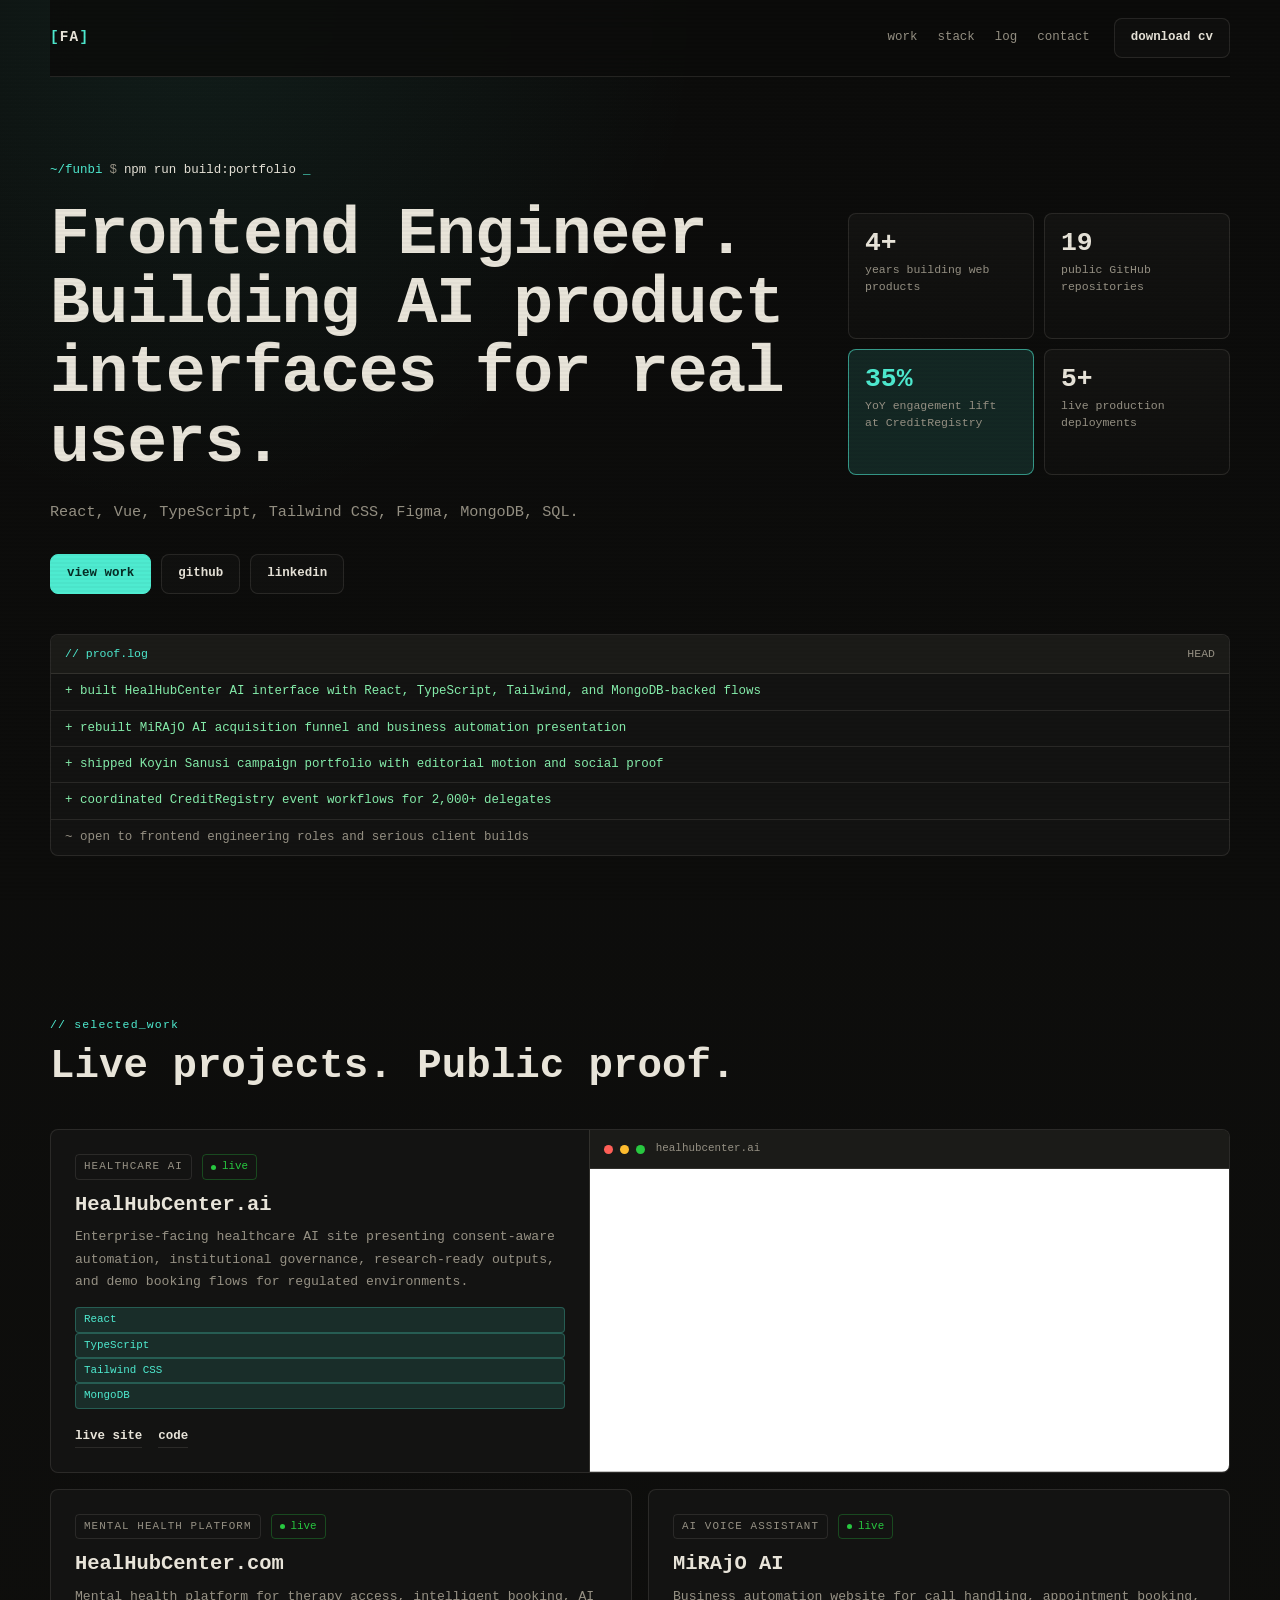
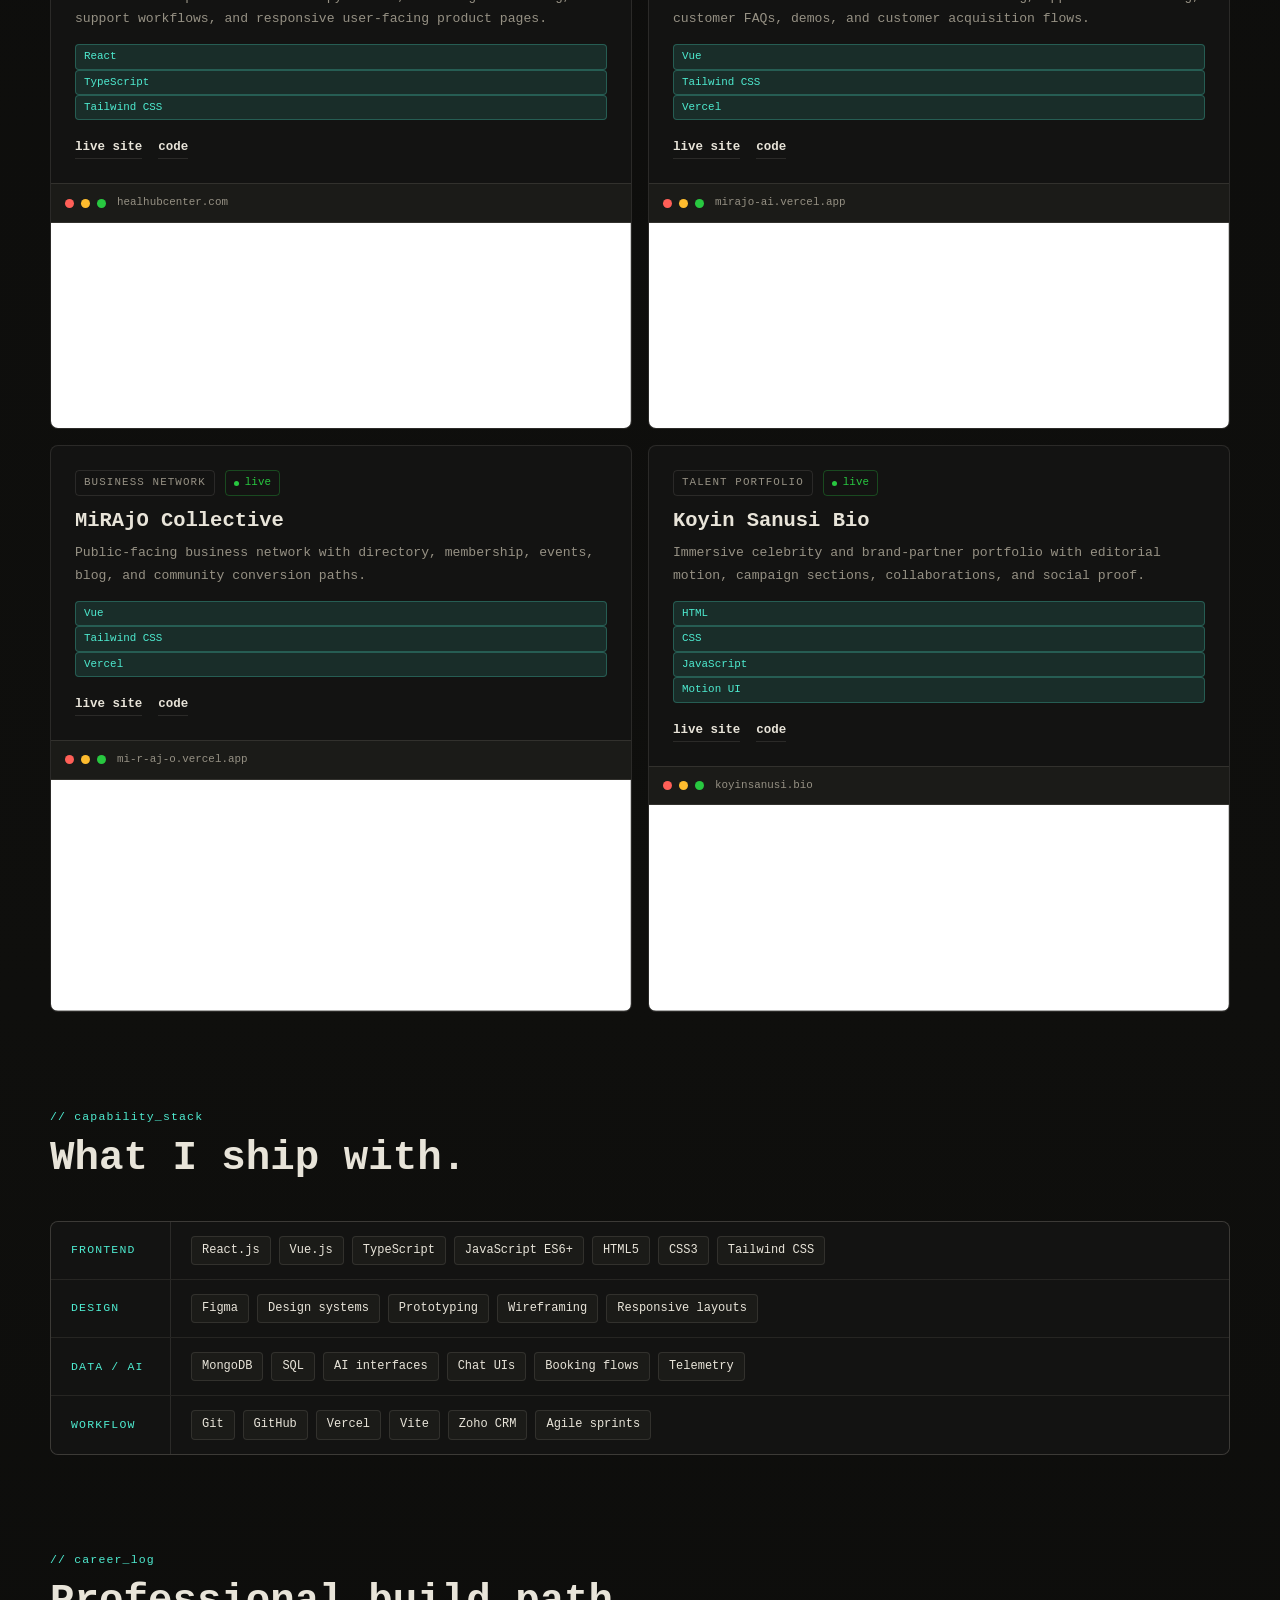
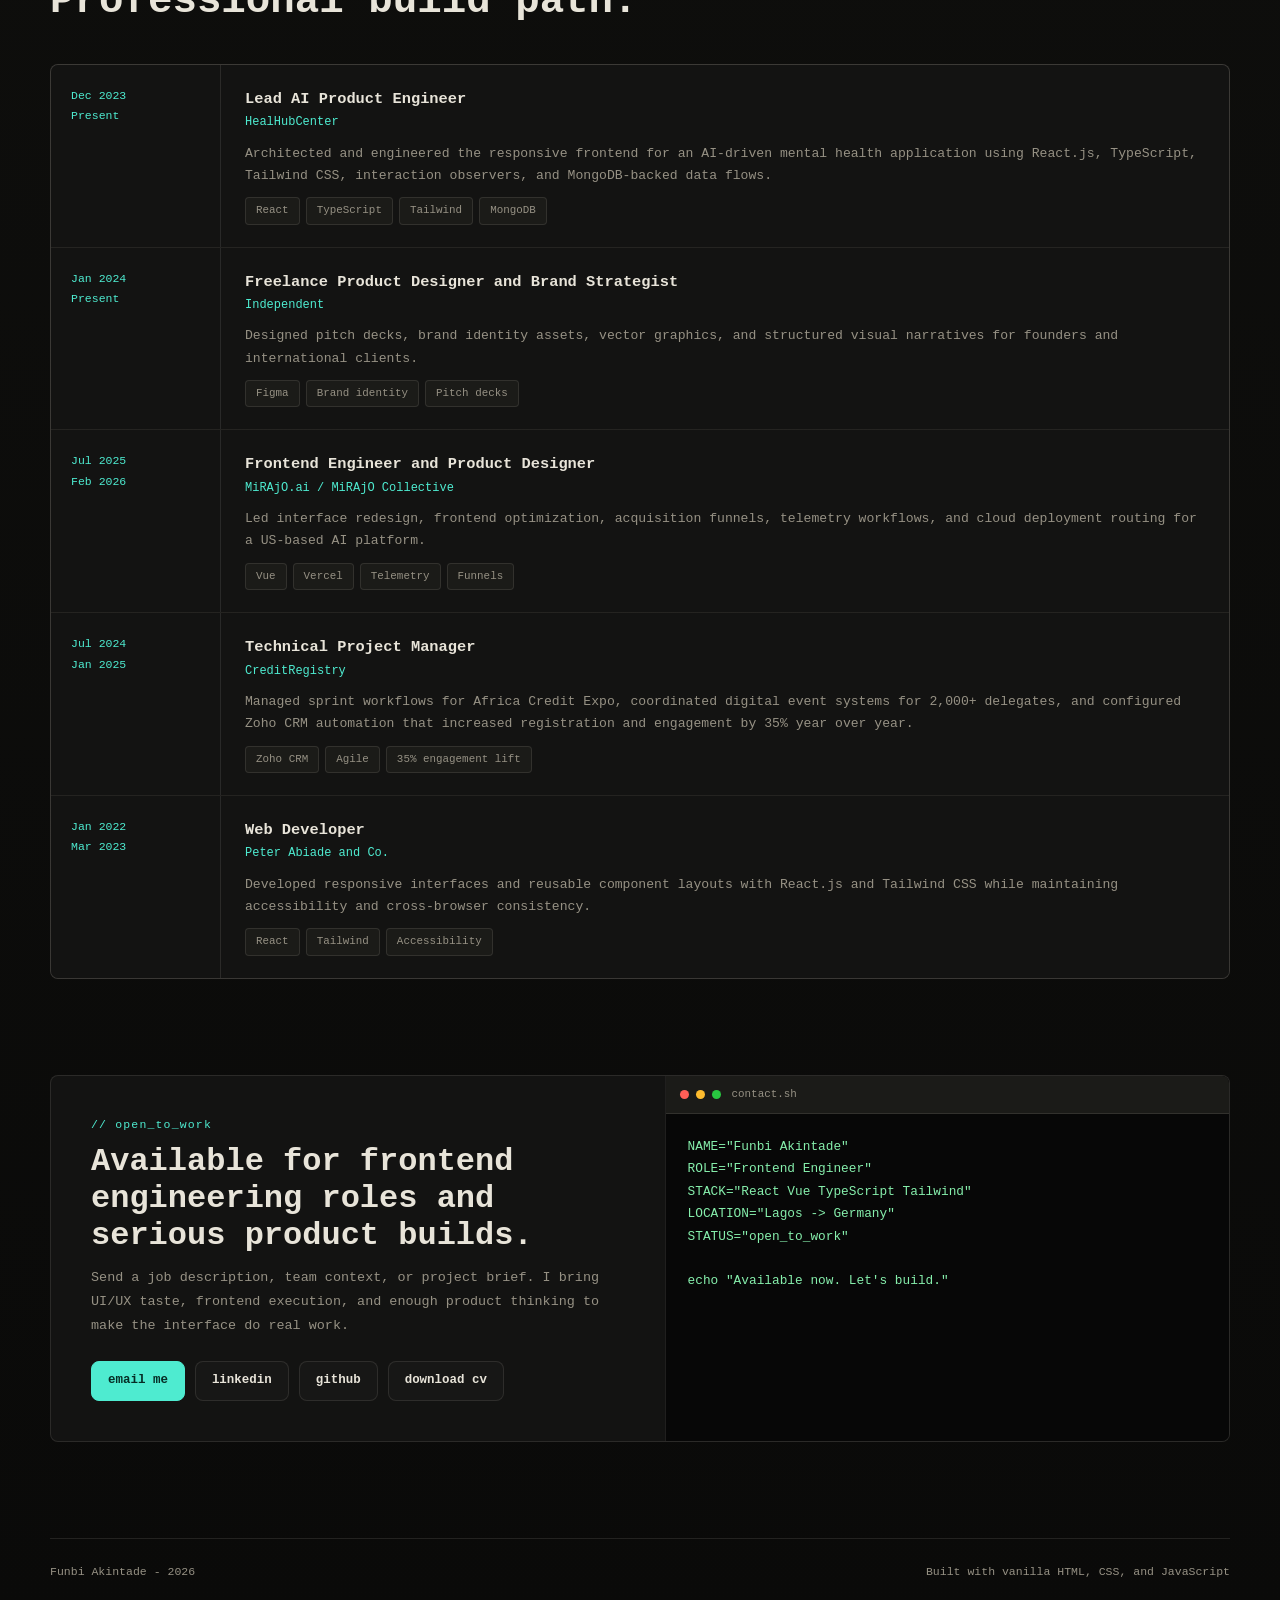
<file: index.html>
<!DOCTYPE html>
<html lang="en">
<head>
  <meta charset="UTF-8">
  <meta name="viewport" content="width=device-width, initial-scale=1.0">
  <title>Funbi Akintade | Frontend Engineer</title>
  <meta name="description" content="Funbi Akintade is a frontend engineer and UI/UX developer building React, Vue, TypeScript, Tailwind, and AI product interfaces.">
  <link rel="stylesheet" href="style.css">
</head>
<body>
  <div class="scanline" aria-hidden="true"></div>

  <header class="site-header">
    <a class="logo" href="#top" aria-label="Funbi Akintade home">
      <span>[</span>FA<span>]</span>
    </a>
    <nav aria-label="Primary navigation">
      <a href="#work">work</a>
      <a href="#stack">stack</a>
      <a href="#timeline">log</a>
      <a href="#contact">contact</a>
    </nav>
    <a class="btn-outline header-cv" href="Funbi_Akintade_CV_2026.pdf" download>download cv</a>
  </header>

  <main id="top">
    <section class="hero shell">
      <div class="hero-inner">
        <div class="hero-copy">
          <p class="prompt-line" aria-hidden="true">
            <span class="prompt-path">~/funbi</span>
            <span class="prompt-dollar">$</span>
            <span id="typewriter"></span><span class="cursor">_</span>
          </p>
          <h1>Frontend Engineer.<br>Building AI product interfaces for real users.</h1>
          <p class="hero-sub">React, Vue, TypeScript, Tailwind CSS, Figma, MongoDB, SQL.</p>
          <div class="hero-actions">
            <a class="btn-primary" href="#work">view work</a>
            <a class="btn-outline" href="https://github.com/Funbi-prog" rel="noopener noreferrer" target="_blank">github</a>
            <a class="btn-outline" href="https://www.linkedin.com/in/funbi-akintade-59a4ba237" rel="noopener noreferrer" target="_blank">linkedin</a>
          </div>
        </div>

        <aside class="hero-stats" aria-label="Key metrics">
          <div class="stat-block">
            <span class="stat-num">4+</span>
            <span class="stat-label">years building web products</span>
          </div>
          <div class="stat-block">
            <span class="stat-num">19</span>
            <span class="stat-label">public GitHub repositories</span>
          </div>
          <div class="stat-block accent">
            <span class="stat-num">35%</span>
            <span class="stat-label">YoY engagement lift at CreditRegistry</span>
          </div>
          <div class="stat-block">
            <span class="stat-num">5+</span>
            <span class="stat-label">live production deployments</span>
          </div>
        </aside>
      </div>

      <div class="diff-strip reveal" aria-label="Recent proof points">
        <div class="diff-header">
          <span>// proof.log</span>
          <span>HEAD</span>
        </div>
        <p class="diff-line add">+ built HealHubCenter AI interface with React, TypeScript, Tailwind, and MongoDB-backed flows</p>
        <p class="diff-line add">+ rebuilt MiRAjO AI acquisition funnel and business automation presentation</p>
        <p class="diff-line add">+ shipped Koyin Sanusi campaign portfolio with editorial motion and social proof</p>
        <p class="diff-line add">+ coordinated CreditRegistry event workflows for 2,000+ delegates</p>
        <p class="diff-line neutral">~ open to frontend engineering roles and serious client builds</p>
      </div>
    </section>

    <section id="work" class="shell section">
      <div class="section-header reveal">
        <span class="eyebrow">// selected_work</span>
        <h2>Live projects. Public proof.</h2>
      </div>

      <div class="projects-grid">
        <article class="project featured reveal">
          <div class="project-meta">
            <div class="project-top">
              <span class="proj-tag">healthcare AI</span>
              <span class="live-badge"><span></span>live</span>
            </div>
            <h3>HealHubCenter.ai</h3>
            <p>Enterprise-facing healthcare AI site presenting consent-aware automation, institutional governance, research-ready outputs, and demo booking flows for regulated environments.</p>
            <ul class="proj-stack">
              <li>React</li>
              <li>TypeScript</li>
              <li>Tailwind CSS</li>
              <li>MongoDB</li>
            </ul>
            <div class="proj-links">
              <a href="https://healhubcenter.ai" target="_blank" rel="noopener">live site</a>
              <a href="https://github.com/Funbi-prog/healhubenterprise" target="_blank" rel="noopener">code</a>
            </div>
          </div>
          <div class="project-preview">
            <div class="preview-bar">
              <span class="dot red"></span><span class="dot yellow"></span><span class="dot green"></span>
              <span>healhubcenter.ai</span>
            </div>
            <iframe src="https://healhubcenter.ai" title="HealHubCenter AI live preview" loading="lazy"></iframe>
          </div>
        </article>

        <article class="project reveal">
          <div class="project-meta">
            <div class="project-top">
              <span class="proj-tag">mental health platform</span>
              <span class="live-badge"><span></span>live</span>
            </div>
            <h3>HealHubCenter.com</h3>
            <p>Mental health platform for therapy access, intelligent booking, AI support workflows, and responsive user-facing product pages.</p>
            <ul class="proj-stack">
              <li>React</li>
              <li>TypeScript</li>
              <li>Tailwind CSS</li>
            </ul>
            <div class="proj-links">
              <a href="https://healhubcenter.com" target="_blank" rel="noopener">live site</a>
              <a href="https://github.com/Funbi-prog/healhubcenter-final" target="_blank" rel="noopener">code</a>
            </div>
          </div>
          <div class="project-preview compact">
            <div class="preview-bar">
              <span class="dot red"></span><span class="dot yellow"></span><span class="dot green"></span>
              <span>healhubcenter.com</span>
            </div>
            <iframe src="https://healhubcenter.com" title="HealHubCenter.com live preview" loading="lazy"></iframe>
          </div>
        </article>

        <article class="project reveal">
          <div class="project-meta">
            <div class="project-top">
              <span class="proj-tag">AI voice assistant</span>
              <span class="live-badge"><span></span>live</span>
            </div>
            <h3>MiRAjO AI</h3>
            <p>Business automation website for call handling, appointment booking, customer FAQs, demos, and customer acquisition flows.</p>
            <ul class="proj-stack">
              <li>Vue</li>
              <li>Tailwind CSS</li>
              <li>Vercel</li>
            </ul>
            <div class="proj-links">
              <a href="https://mirajo-ai.vercel.app/" target="_blank" rel="noopener">live site</a>
              <a href="https://github.com/Funbi-prog/MiRAjO" target="_blank" rel="noopener">code</a>
            </div>
          </div>
          <div class="project-preview compact">
            <div class="preview-bar">
              <span class="dot red"></span><span class="dot yellow"></span><span class="dot green"></span>
              <span>mirajo-ai.vercel.app</span>
            </div>
            <iframe src="https://mirajo-ai.vercel.app/" title="MiRAjO AI live preview" loading="lazy"></iframe>
          </div>
        </article>

        <article class="project reveal">
          <div class="project-meta">
            <div class="project-top">
              <span class="proj-tag">business network</span>
              <span class="live-badge"><span></span>live</span>
            </div>
            <h3>MiRAjO Collective</h3>
            <p>Public-facing business network with directory, membership, events, blog, and community conversion paths.</p>
            <ul class="proj-stack">
              <li>Vue</li>
              <li>Tailwind CSS</li>
              <li>Vercel</li>
            </ul>
            <div class="proj-links">
              <a href="https://mi-r-aj-o.vercel.app/" target="_blank" rel="noopener">live site</a>
              <a href="https://github.com/Funbi-prog/MiRAjO" target="_blank" rel="noopener">code</a>
            </div>
          </div>
          <div class="project-preview compact">
            <div class="preview-bar">
              <span class="dot red"></span><span class="dot yellow"></span><span class="dot green"></span>
              <span>mi-r-aj-o.vercel.app</span>
            </div>
            <iframe src="https://mi-r-aj-o.vercel.app/" title="MiRAjO Collective live preview" loading="lazy"></iframe>
          </div>
        </article>

        <article class="project reveal">
          <div class="project-meta">
            <div class="project-top">
              <span class="proj-tag">talent portfolio</span>
              <span class="live-badge"><span></span>live</span>
            </div>
            <h3>Koyin Sanusi Bio</h3>
            <p>Immersive celebrity and brand-partner portfolio with editorial motion, campaign sections, collaborations, and social proof.</p>
            <ul class="proj-stack">
              <li>HTML</li>
              <li>CSS</li>
              <li>JavaScript</li>
              <li>Motion UI</li>
            </ul>
            <div class="proj-links">
              <a href="https://www.koyinsanusi.bio" target="_blank" rel="noopener">live site</a>
              <a href="https://github.com/Funbi-prog/koyinsanusi" target="_blank" rel="noopener">code</a>
            </div>
          </div>
          <div class="project-preview compact">
            <div class="preview-bar">
              <span class="dot red"></span><span class="dot yellow"></span><span class="dot green"></span>
              <span>koyinsanusi.bio</span>
            </div>
            <iframe src="https://www.koyinsanusi.bio" title="Koyin Sanusi Bio live preview" loading="lazy"></iframe>
          </div>
        </article>
      </div>
    </section>

    <section id="stack" class="shell section">
      <div class="section-header reveal">
        <span class="eyebrow">// capability_stack</span>
        <h2>What I ship with.</h2>
      </div>

      <div class="stack-grid">
        <div class="stack-row reveal">
          <span class="stack-cat">Frontend</span>
          <div class="stack-pills">
            <span>React.js</span><span>Vue.js</span><span>TypeScript</span><span>JavaScript ES6+</span><span>HTML5</span><span>CSS3</span><span>Tailwind CSS</span>
          </div>
        </div>
        <div class="stack-row reveal">
          <span class="stack-cat">Design</span>
          <div class="stack-pills">
            <span>Figma</span><span>Design systems</span><span>Prototyping</span><span>Wireframing</span><span>Responsive layouts</span>
          </div>
        </div>
        <div class="stack-row reveal">
          <span class="stack-cat">Data / AI</span>
          <div class="stack-pills">
            <span>MongoDB</span><span>SQL</span><span>AI interfaces</span><span>Chat UIs</span><span>Booking flows</span><span>Telemetry</span>
          </div>
        </div>
        <div class="stack-row reveal">
          <span class="stack-cat">Workflow</span>
          <div class="stack-pills">
            <span>Git</span><span>GitHub</span><span>Vercel</span><span>Vite</span><span>Zoho CRM</span><span>Agile sprints</span>
          </div>
        </div>
      </div>
    </section>

    <section id="timeline" class="shell section">
      <div class="section-header reveal">
        <span class="eyebrow">// career_log</span>
        <h2>Professional build path.</h2>
      </div>

      <div class="timeline">
        <div class="tl-entry reveal">
          <div class="tl-time"><span>Dec 2023</span><span>Present</span></div>
          <div class="tl-body">
            <h3>Lead AI Product Engineer</h3>
            <span>HealHubCenter</span>
            <p>Architected and engineered the responsive frontend for an AI-driven mental health application using React.js, TypeScript, Tailwind CSS, interaction observers, and MongoDB-backed data flows.</p>
            <div class="tl-tags"><span>React</span><span>TypeScript</span><span>Tailwind</span><span>MongoDB</span></div>
          </div>
        </div>
        <div class="tl-entry reveal">
          <div class="tl-time"><span>Jan 2024</span><span>Present</span></div>
          <div class="tl-body">
            <h3>Freelance Product Designer and Brand Strategist</h3>
            <span>Independent</span>
            <p>Designed pitch decks, brand identity assets, vector graphics, and structured visual narratives for founders and international clients.</p>
            <div class="tl-tags"><span>Figma</span><span>Brand identity</span><span>Pitch decks</span></div>
          </div>
        </div>
        <div class="tl-entry reveal">
          <div class="tl-time"><span>Jul 2025</span><span>Feb 2026</span></div>
          <div class="tl-body">
            <h3>Frontend Engineer and Product Designer</h3>
            <span>MiRAjO.ai / MiRAjO Collective</span>
            <p>Led interface redesign, frontend optimization, acquisition funnels, telemetry workflows, and cloud deployment routing for a US-based AI platform.</p>
            <div class="tl-tags"><span>Vue</span><span>Vercel</span><span>Telemetry</span><span>Funnels</span></div>
          </div>
        </div>
        <div class="tl-entry reveal">
          <div class="tl-time"><span>Jul 2024</span><span>Jan 2025</span></div>
          <div class="tl-body">
            <h3>Technical Project Manager</h3>
            <span>CreditRegistry</span>
            <p>Managed sprint workflows for Africa Credit Expo, coordinated digital event systems for 2,000+ delegates, and configured Zoho CRM automation that increased registration and engagement by 35% year over year.</p>
            <div class="tl-tags"><span>Zoho CRM</span><span>Agile</span><span>35% engagement lift</span></div>
          </div>
        </div>
        <div class="tl-entry reveal">
          <div class="tl-time"><span>Jan 2022</span><span>Mar 2023</span></div>
          <div class="tl-body">
            <h3>Web Developer</h3>
            <span>Peter Abiade and Co.</span>
            <p>Developed responsive interfaces and reusable component layouts with React.js and Tailwind CSS while maintaining accessibility and cross-browser consistency.</p>
            <div class="tl-tags"><span>React</span><span>Tailwind</span><span>Accessibility</span></div>
          </div>
        </div>
      </div>
    </section>

    <section id="contact" class="shell section">
      <div class="contact-inner reveal">
        <div class="contact-copy">
          <span class="eyebrow">// open_to_work</span>
          <h2>Available for frontend engineering roles and serious product builds.</h2>
          <p>Send a job description, team context, or project brief. I bring UI/UX taste, frontend execution, and enough product thinking to make the interface do real work.</p>
          <div class="contact-links">
            <a class="btn-primary" href="mailto:Ayipexfunby@gmail.com">email me</a>
            <a class="btn-outline" href="https://www.linkedin.com/in/funbi-akintade-59a4ba237" target="_blank" rel="noopener">linkedin</a>
            <a class="btn-outline" href="https://github.com/Funbi-prog" target="_blank" rel="noopener">github</a>
            <a class="btn-outline" href="Funbi_Akintade_CV_2026.pdf" download>download cv</a>
          </div>
        </div>
        <div class="contact-terminal" aria-label="Contact summary">
          <div class="preview-bar">
            <span class="dot red"></span><span class="dot yellow"></span><span class="dot green"></span>
            <span>contact.sh</span>
          </div>
          <pre><code>NAME="Funbi Akintade"
ROLE="Frontend Engineer"
STACK="React Vue TypeScript Tailwind"
LOCATION="Lagos -> Germany"
STATUS="open_to_work"

echo "Available now. Let's build."</code></pre>
        </div>
      </div>
    </section>
  </main>

  <footer class="site-footer shell">
    <span>Funbi Akintade - 2026</span>
    <span>Built with vanilla HTML, CSS, and JavaScript</span>
  </footer>

  <script src="app.js"></script>
</body>
</html>
</file>
<file: style.css>
:root {
  --bg: #0c0c0b;
  --bg-1: #131312;
  --bg-2: #1b1b18;
  --text: #e8e4d9;
  --muted: #969184;
  --line: rgba(232, 228, 217, 0.11);
  --accent: #4eebd0;
  --accent-dim: rgba(78, 235, 208, 0.12);
  --green-soft: #86efac;
  --red: #ff5f57;
  --yellow: #febc2e;
  --green: #28c840;
  --mono: "JetBrains Mono", "Cascadia Mono", Consolas, "Courier New", monospace;
  --radius: 8px;
  --ease: cubic-bezier(0.16, 1, 0.3, 1);
}

*,
*::before,
*::after {
  box-sizing: border-box;
}

html {
  scroll-behavior: smooth;
  font-size: 16px;
}

body {
  margin: 0;
  background:
    radial-gradient(circle at 15% 0%, rgba(78, 235, 208, 0.08), transparent 32rem),
    linear-gradient(180deg, #0c0c0b 0%, #0f0f0d 54%, #0a0a09 100%);
  color: var(--text);
  font-family: var(--mono);
  line-height: 1.6;
  overflow-x: hidden;
  -webkit-font-smoothing: antialiased;
}

a {
  color: inherit;
  text-decoration: none;
}

ul {
  list-style: none;
  margin: 0;
  padding: 0;
}

.scanline {
  pointer-events: none;
  position: fixed;
  inset: 0;
  z-index: 100;
  background: repeating-linear-gradient(to bottom, transparent, transparent 2px, rgba(0, 0, 0, 0.05) 2px, rgba(0, 0, 0, 0.05) 4px);
  opacity: 0.55;
}

.shell {
  width: min(1180px, calc(100% - 40px));
  margin-inline: auto;
}

.section {
  padding: 96px 0 0;
}

.site-header {
  position: sticky;
  top: 0;
  z-index: 50;
  display: flex;
  align-items: center;
  gap: 24px;
  width: min(1180px, calc(100% - 40px));
  margin-inline: auto;
  padding: 18px 0;
  border-bottom: 1px solid var(--line);
  background: rgba(12, 12, 11, 0.84);
  backdrop-filter: blur(16px);
}

.logo {
  font-size: 0.9rem;
  font-weight: 800;
  letter-spacing: 0.08em;
}

.logo span {
  color: var(--accent);
}

nav {
  display: flex;
  gap: 20px;
  margin-left: auto;
}

nav a {
  color: var(--muted);
  font-size: 0.78rem;
}

nav a:hover {
  color: var(--text);
}

.btn-primary,
.btn-outline {
  display: inline-flex;
  align-items: center;
  justify-content: center;
  min-height: 38px;
  gap: 6px;
  padding: 9px 16px;
  border-radius: var(--radius);
  font-family: var(--mono);
  font-size: 0.78rem;
  font-weight: 800;
  cursor: pointer;
  transition: transform 160ms var(--ease), background 160ms, border-color 160ms, color 160ms;
}

.btn-primary:hover,
.btn-outline:hover {
  transform: translateY(-2px);
}

.btn-primary {
  background: var(--accent);
  color: #062c25;
  border: 1px solid var(--accent);
}

.btn-outline {
  background: rgba(232, 228, 217, 0.02);
  color: var(--text);
  border: 1px solid var(--line);
}

.btn-outline:hover {
  border-color: var(--accent);
  color: var(--accent);
}

.hero {
  padding: 84px 0 64px;
}

.hero-inner {
  display: grid;
  grid-template-columns: minmax(0, 1.08fr) minmax(320px, 0.55fr);
  gap: 48px;
  align-items: start;
  margin-bottom: 40px;
}

.prompt-line {
  display: flex;
  align-items: center;
  gap: 7px;
  margin: 0 0 20px;
  color: var(--muted);
  font-size: 0.78rem;
}

.prompt-path {
  color: var(--accent);
}

.prompt-dollar {
  color: var(--muted);
}

#typewriter {
  color: var(--text);
}

.cursor {
  color: var(--accent);
  animation: blink 1s step-end infinite;
}

@keyframes blink {
  50% {
    opacity: 0;
  }
}

h1,
h2,
h3,
p {
  margin-top: 0;
}

h1 {
  max-width: 820px;
  margin-bottom: 20px;
  color: var(--text);
  font-size: clamp(2.4rem, 5.2vw, 4.35rem);
  font-weight: 800;
  line-height: 1.04;
  letter-spacing: -0.02em;
}

.hero-sub {
  max-width: 720px;
  margin-bottom: 28px;
  color: var(--muted);
  font-size: 0.95rem;
  line-height: 1.85;
}

.hero-actions,
.contact-links,
.proj-links,
.project-top,
.tl-tags,
.stack-pills {
  display: flex;
  flex-wrap: wrap;
}

.hero-actions,
.contact-links {
  gap: 10px;
}

.hero-stats {
  display: grid;
  grid-template-columns: 1fr 1fr;
  gap: 10px;
  padding-top: 52px;
}

.stat-block {
  min-height: 126px;
  border: 1px solid var(--line);
  border-radius: var(--radius);
  background: linear-gradient(180deg, rgba(232, 228, 217, 0.035), rgba(232, 228, 217, 0.015));
  padding: 16px;
}

.stat-block.accent {
  border-color: rgba(78, 235, 208, 0.58);
  background: var(--accent-dim);
}

.stat-num {
  display: block;
  margin-bottom: 6px;
  color: var(--text);
  font-size: 1.65rem;
  font-weight: 800;
  line-height: 1;
}

.stat-block.accent .stat-num {
  color: var(--accent);
}

.stat-label {
  display: block;
  color: var(--muted);
  font-size: 0.72rem;
  line-height: 1.45;
}

.diff-strip,
.project,
.stack-grid,
.timeline,
.contact-inner {
  border: 1px solid var(--line);
  border-radius: var(--radius);
  background: var(--bg-1);
}

.diff-strip {
  overflow: hidden;
  font-size: 0.78rem;
}

.diff-header,
.preview-bar {
  display: flex;
  align-items: center;
  gap: 7px;
  padding: 10px 14px;
  border-bottom: 1px solid var(--line);
  background: var(--bg-2);
}

.diff-header {
  justify-content: space-between;
  color: var(--muted);
  font-size: 0.72rem;
}

.diff-header span:first-child {
  color: var(--accent);
}

.diff-line {
  margin: 0;
  padding: 8px 14px;
  border-bottom: 1px solid var(--line);
  line-height: 1.55;
}

.diff-line:last-child {
  border-bottom: 0;
}

.diff-line.add {
  color: var(--green-soft);
}

.diff-line.neutral {
  color: var(--muted);
}

.section-header {
  margin-bottom: 40px;
}

.eyebrow {
  display: block;
  margin-bottom: 10px;
  color: var(--accent);
  font-size: 0.72rem;
  letter-spacing: 0.1em;
}

.section-header h2 {
  max-width: 760px;
  margin: 0;
  color: var(--text);
  font-size: clamp(1.65rem, 3.2vw, 2.55rem);
  line-height: 1.1;
}

.projects-grid {
  display: grid;
  grid-template-columns: 1fr 1fr;
  gap: 16px;
}

.project {
  overflow: hidden;
  display: grid;
  grid-template-rows: auto 1fr;
  transition: border-color 240ms var(--ease), transform 240ms var(--ease);
}

.project:hover {
  border-color: rgba(78, 235, 208, 0.38);
  transform: translateY(-2px);
}

.project.featured {
  grid-column: 1 / -1;
  grid-template-columns: minmax(0, 0.84fr) minmax(0, 1fr);
  grid-template-rows: auto;
}

.project-meta {
  display: flex;
  flex-direction: column;
  gap: 10px;
  padding: 24px;
}

.project-top {
  align-items: center;
  gap: 10px;
}

.proj-tag,
.live-badge,
.proj-stack li,
.tl-tags span,
.stack-pills span {
  border-radius: 4px;
  font-size: 0.68rem;
}

.proj-tag {
  padding: 3px 8px;
  border: 1px solid var(--line);
  color: var(--muted);
  letter-spacing: 0.1em;
  text-transform: uppercase;
}

.live-badge {
  display: inline-flex;
  align-items: center;
  gap: 6px;
  padding: 3px 8px;
  border: 1px solid rgba(40, 200, 64, 0.3);
  color: var(--green);
}

.live-badge span {
  width: 5px;
  height: 5px;
  border-radius: 999px;
  background: var(--green);
  animation: pulse 2.2s ease-in-out infinite;
}

@keyframes pulse {
  0%,
  100% {
    opacity: 1;
  }
  50% {
    opacity: 0.35;
  }
}

.project h3 {
  margin: 4px 0 0;
  color: var(--text);
  font-size: 1.28rem;
  line-height: 1.1;
}

.project p {
  margin-bottom: 0;
  color: var(--muted);
  font-size: 0.82rem;
  line-height: 1.7;
}

.proj-stack {
  gap: 6px;
  margin-top: 4px;
}

.proj-stack li {
  padding: 3px 8px;
  border: 1px solid rgba(78, 235, 208, 0.25);
  background: var(--accent-dim);
  color: var(--accent);
}

.proj-links {
  gap: 16px;
  margin-top: 8px;
}

.proj-links a {
  border-bottom: 1px solid var(--line);
  color: var(--text);
  font-size: 0.78rem;
  font-weight: 800;
}

.proj-links a:hover {
  border-color: var(--accent);
  color: var(--accent);
}

.project-preview {
  min-height: 330px;
  display: grid;
  grid-template-rows: auto 1fr;
  overflow: hidden;
  border-left: 1px solid var(--line);
  background: var(--bg-2);
}

.project-preview.compact {
  min-height: 245px;
  border-left: 0;
  border-top: 1px solid var(--line);
}

.preview-bar {
  justify-content: flex-start;
}

.preview-bar span:last-child {
  margin-left: 4px;
  color: var(--muted);
  font-size: 0.68rem;
}

.dot {
  display: inline-block;
  width: 9px;
  height: 9px;
  border-radius: 999px;
}

.dot.red {
  background: var(--red);
}

.dot.yellow {
  background: var(--yellow);
}

.dot.green {
  background: var(--green);
}

.project-preview iframe {
  width: 140%;
  height: 140%;
  border: 0;
  display: block;
  transform: scale(0.714);
  transform-origin: top left;
  pointer-events: none;
  background: #fff;
}

.stack-grid,
.timeline {
  display: grid;
  gap: 1px;
  overflow: hidden;
  background: var(--line);
}

.stack-row {
  display: grid;
  grid-template-columns: 120px 1fr;
  background: var(--bg-1);
}

.stack-cat {
  display: flex;
  align-items: center;
  padding: 18px 20px;
  border-right: 1px solid var(--line);
  color: var(--accent);
  font-size: 0.72rem;
  letter-spacing: 0.1em;
  text-transform: uppercase;
}

.stack-pills {
  align-items: center;
  gap: 8px;
  padding: 14px 20px;
}

.stack-pills span,
.tl-tags span {
  padding: 4px 10px;
  border: 1px solid var(--line);
  background: var(--bg-2);
  color: var(--text);
  font-size: 0.75rem;
}

.tl-entry {
  display: grid;
  grid-template-columns: 170px 1fr;
  background: var(--bg-1);
}

.tl-time {
  display: flex;
  flex-direction: column;
  gap: 2px;
  padding: 22px 20px;
  border-right: 1px solid var(--line);
  color: var(--accent);
  font-size: 0.72rem;
}

.tl-body {
  padding: 22px 24px;
}

.tl-body h3 {
  margin-bottom: 2px;
  color: var(--text);
  font-size: 0.96rem;
}

.tl-body > span {
  display: block;
  margin-bottom: 10px;
  color: var(--accent);
  font-size: 0.75rem;
}

.tl-body p {
  margin-bottom: 10px;
  color: var(--muted);
  font-size: 0.82rem;
  line-height: 1.7;
}

.tl-tags {
  gap: 6px;
}

.tl-tags span {
  color: var(--muted);
  font-size: 0.68rem;
}

.contact-inner {
  display: grid;
  grid-template-columns: minmax(0, 1fr) minmax(0, 0.92fr);
  gap: 0;
  overflow: hidden;
}

.contact-copy {
  padding: 40px;
}

.contact-copy h2 {
  max-width: 620px;
  margin-bottom: 12px;
  color: var(--text);
  font-size: clamp(1.35rem, 2.6vw, 2rem);
  line-height: 1.15;
}

.contact-copy p {
  max-width: 620px;
  margin-bottom: 24px;
  color: var(--muted);
  font-size: 0.84rem;
  line-height: 1.75;
}

.contact-terminal {
  display: grid;
  grid-template-rows: auto 1fr;
  border-left: 1px solid var(--line);
  background: #070707;
}

.contact-terminal pre {
  margin: 0;
  padding: 22px;
  overflow-x: auto;
  color: var(--green-soft);
  font-family: var(--mono);
  font-size: 0.8rem;
  line-height: 1.75;
}

.site-footer {
  display: flex;
  align-items: center;
  justify-content: space-between;
  gap: 16px;
  margin-top: 96px;
  padding: 24px 0 40px;
  border-top: 1px solid var(--line);
  color: var(--muted);
  font-size: 0.72rem;
}

.reveal {
  opacity: 0;
  transform: translateY(16px);
  transition: opacity 600ms var(--ease), transform 600ms var(--ease);
}

.reveal.in-view {
  opacity: 1;
  transform: translateY(0);
}

@media (max-width: 1000px) {
  .hero-inner {
    grid-template-columns: 1fr;
  }

  .hero-stats {
    grid-template-columns: repeat(4, 1fr);
    padding-top: 0;
  }

  .project.featured {
    grid-column: auto;
    grid-template-columns: 1fr;
  }

  .project.featured .project-preview {
    border-left: 0;
    border-top: 1px solid var(--line);
  }
}

@media (max-width: 760px) {
  .shell,
  .site-header {
    width: min(100% - 28px, 1180px);
  }

  .site-header {
    align-items: flex-start;
    gap: 12px;
  }

  nav {
    display: none;
  }

  .header-cv {
    margin-left: auto;
  }

  .hero {
    padding-top: 58px;
  }

  h1 {
    font-size: clamp(2.1rem, 11vw, 3.2rem);
  }

  .projects-grid,
  .contact-inner {
    grid-template-columns: 1fr;
  }

  .hero-stats {
    grid-template-columns: 1fr 1fr;
  }

  .tl-entry,
  .stack-row {
    grid-template-columns: 1fr;
  }

  .tl-time {
    flex-direction: row;
    gap: 8px;
    padding: 12px 20px;
    border-right: 0;
    border-bottom: 1px solid var(--line);
  }

  .stack-cat {
    padding: 12px 20px;
    border-right: 0;
    border-bottom: 1px solid var(--line);
  }

  .contact-copy {
    padding: 28px;
  }

  .contact-terminal {
    border-left: 0;
    border-top: 1px solid var(--line);
  }

  .project-preview,
  .project-preview.compact {
    min-height: 220px;
  }
}

@media (max-width: 480px) {
  .hero-stats {
    grid-template-columns: 1fr;
  }

  .prompt-line {
    flex-wrap: wrap;
  }

  .site-footer {
    flex-direction: column;
    align-items: flex-start;
  }
}

@media (prefers-reduced-motion: reduce) {
  html {
    scroll-behavior: auto;
  }

  .reveal,
  .btn-primary,
  .btn-outline,
  .project {
    transition: none;
  }

  .cursor,
  .live-badge span {
    animation: none;
  }
}
</file>
